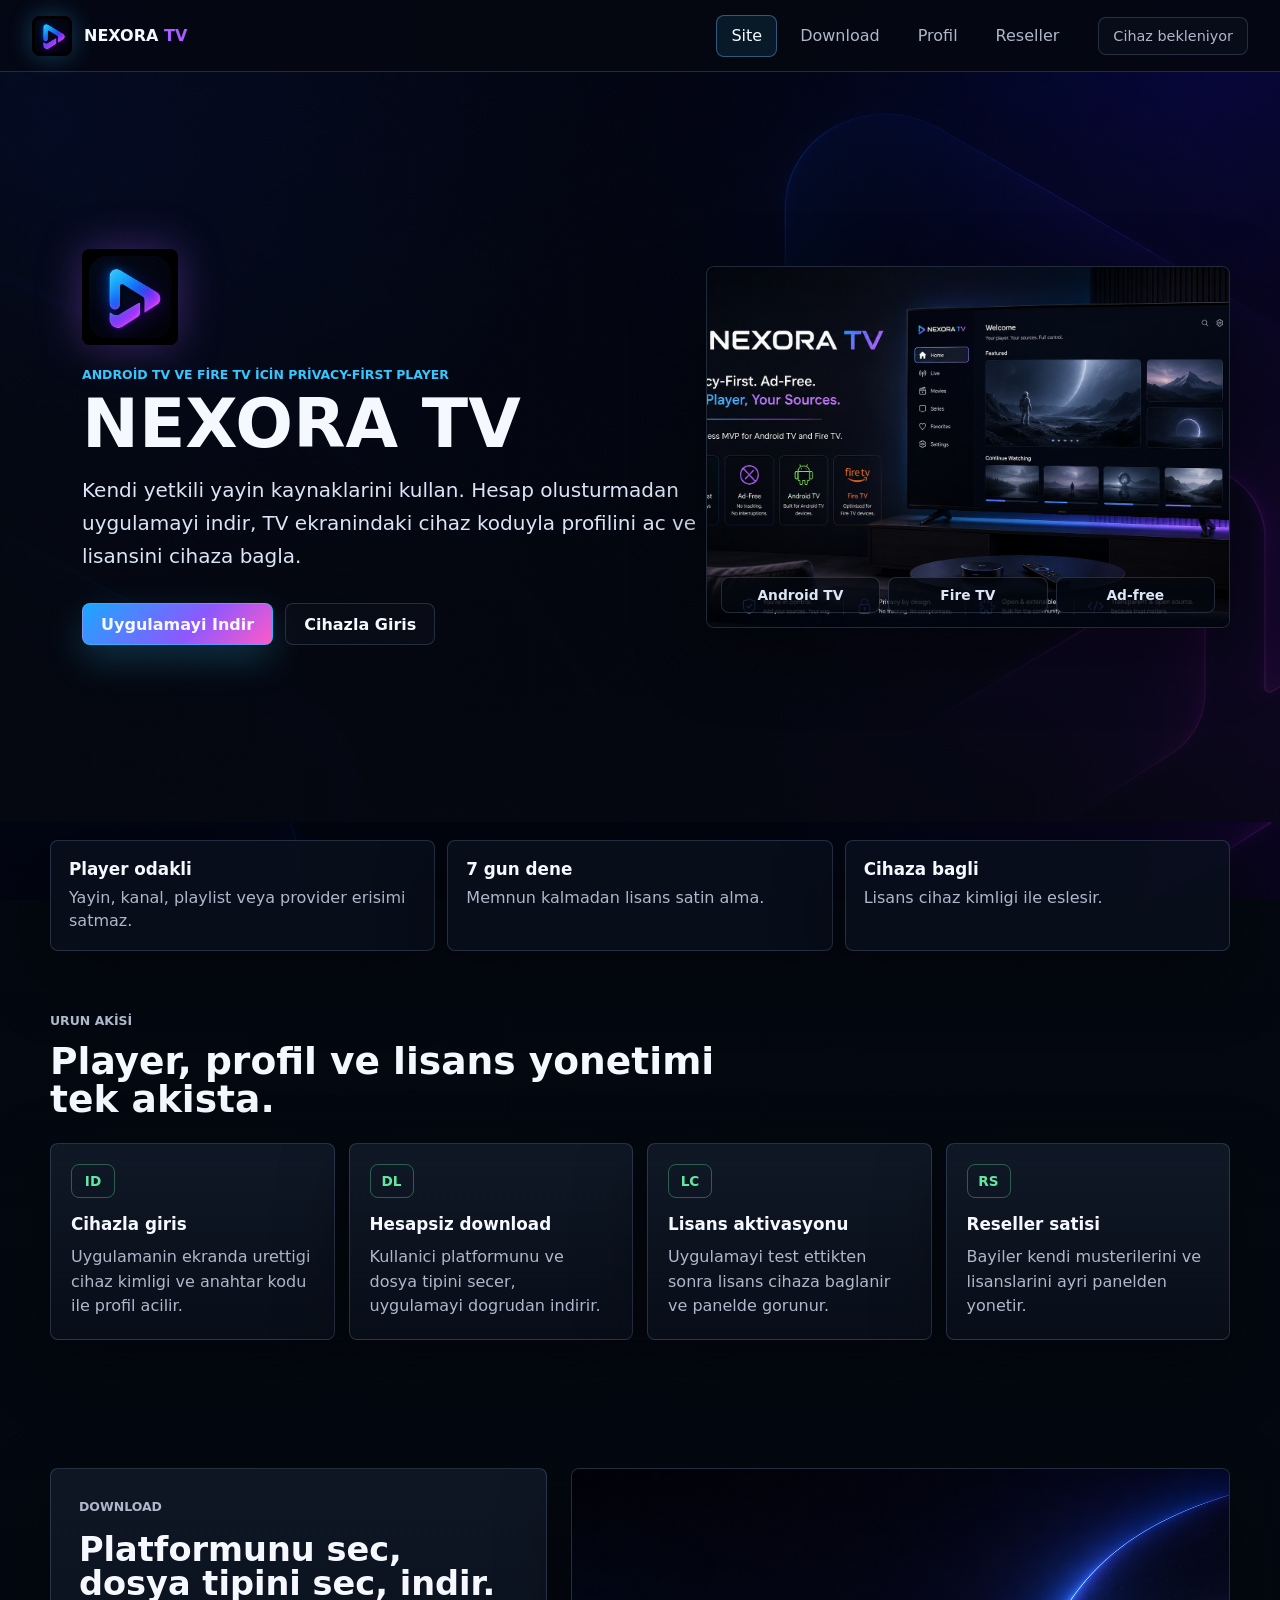
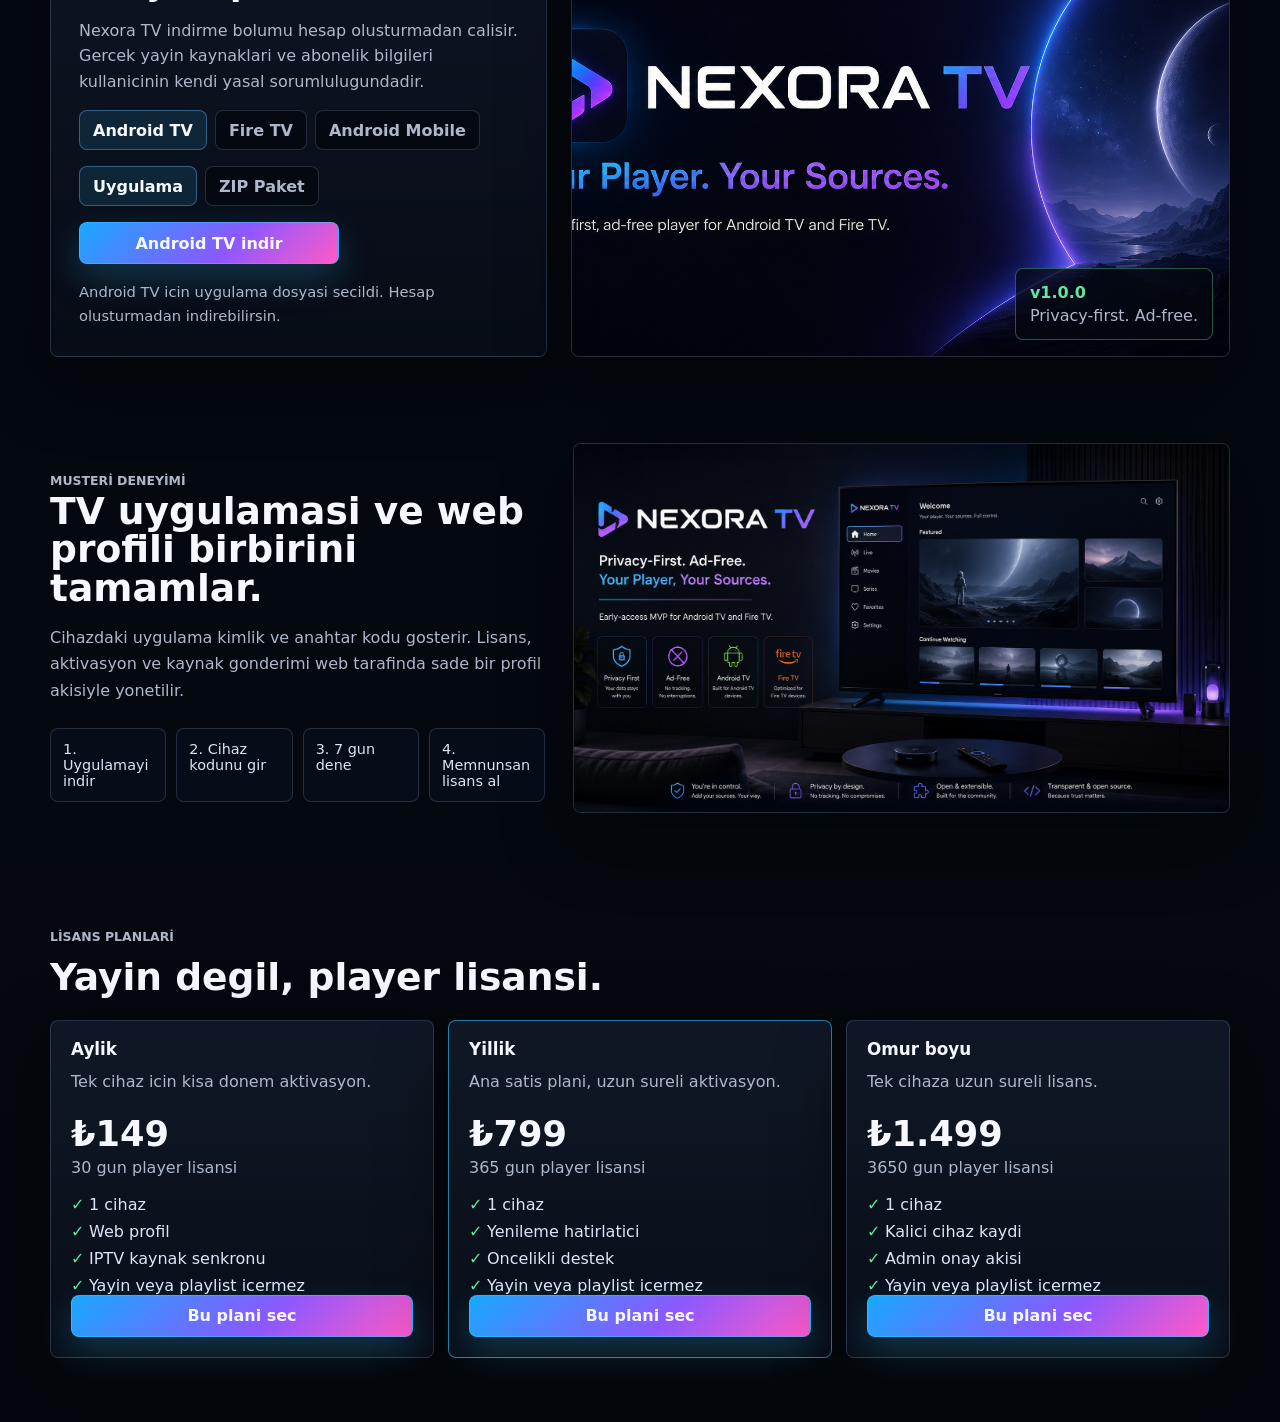
<file: index.html>
<!doctype html>
<html lang="tr">
  <head>
    <meta charset="utf-8" />
    <meta name="viewport" content="width=device-width, initial-scale=1" />
    <title>Nexora TV | IPTV Player</title>
    <meta
      name="description"
      content="Nexora TV icin cihaz aktivasyonu, lisans yonetimi ve yasal kaynaklarla calisan IPTV player web sitesi."
    />
    <link rel="stylesheet" href="./styles.css" />
  </head>
  <body>
    <header class="topbar">
      <a class="brand" href="#home" data-route="home" aria-label="Nexora TV ana sayfa">
        <img src="./assets/nexora-icon.png" alt="" />
        <span>NEXORA <strong>TV</strong></span>
      </a>

      <nav class="nav" aria-label="Ana gezinme">
        <button class="nav-link is-active" data-route="home">Site</button>
        <button class="nav-link" type="button" data-scroll-target="download">Download</button>
        <button class="nav-link" data-route="profile">Profil</button>
        <a class="nav-link" href="./reseller/">Reseller</a>
      </nav>

      <div class="session-pill" id="sessionPill">Cihaz bekleniyor</div>
    </header>

    <main>
      <section class="view is-visible" id="view-home" aria-labelledby="home-title">
        <div class="hero hero-rich">
          <img class="hero-bg" src="./assets/nexora-bg-mark.png" alt="" />
          <div class="hero-copy">
            <img class="hero-logo" src="./assets/nexora-icon.png" alt="" />
            <p class="eyebrow">Android TV ve Fire TV icin privacy-first player</p>
            <h1 id="home-title">NEXORA TV</h1>
            <p class="hero-lede">Kendi yetkili yayin kaynaklarini kullan. Hesap olusturmadan uygulamayi indir, TV ekranindaki cihaz koduyla profilini ac ve lisansini cihaza bagla.</p>
            <div class="hero-actions">
              <button class="primary-action" data-scroll-target="download">Uygulamayi Indir</button>
              <button class="secondary-action" data-route="profile">Cihazla Giris</button>
            </div>
          </div>

          <div class="hero-product">
            <img src="./assets/nexora-tv-room.png" alt="Nexora TV uygulama arayuzu" />
            <div class="hero-product-bar">
              <span>Android TV</span>
              <span>Fire TV</span>
              <span>Ad-free</span>
            </div>
          </div>
        </div>

        <section class="signal-strip">
          <div>
            <strong>Player odakli</strong>
            <span>Yayin, kanal, playlist veya provider erisimi satmaz.</span>
          </div>
          <div>
            <strong>7 gun dene</strong>
            <span>Memnun kalmadan lisans satin alma.</span>
          </div>
          <div>
            <strong>Cihaza bagli</strong>
            <span>Lisans cihaz kimligi ile eslesir.</span>
          </div>
        </section>

        <section class="site-band site-band-tight">
          <div class="section-heading">
            <p class="eyebrow">Urun akisi</p>
            <h2>Player, profil ve lisans yonetimi tek akista.</h2>
          </div>
          <div class="feature-grid">
            <article class="feature-card">
              <span class="feature-icon">ID</span>
              <h3>Cihazla giris</h3>
              <p>Uygulamanin ekranda urettigi cihaz kimligi ve anahtar kodu ile profil acilir.</p>
            </article>
            <article class="feature-card">
              <span class="feature-icon">DL</span>
              <h3>Hesapsiz download</h3>
              <p>Kullanici platformunu ve dosya tipini secer, uygulamayi dogrudan indirir.</p>
            </article>
            <article class="feature-card">
              <span class="feature-icon">LC</span>
              <h3>Lisans aktivasyonu</h3>
              <p>Uygulamayi test ettikten sonra lisans cihaza baglanir ve panelde gorunur.</p>
            </article>
            <article class="feature-card">
              <span class="feature-icon">RS</span>
              <h3>Reseller satisi</h3>
              <p>Bayiler kendi musterilerini ve lisanslarini ayri panelden yonetir.</p>
            </article>
          </div>
        </section>

        <section class="download-band" id="download">
          <div class="download-copy">
            <p class="eyebrow">Download</p>
            <h2>Platformunu sec, dosya tipini sec, indir.</h2>
            <p>Nexora TV indirme bolumu hesap olusturmadan calisir. Gercek yayin kaynaklari ve abonelik bilgileri kullanicinin kendi yasal sorumlulugundadir.</p>

            <div class="segmented-group" aria-label="Platform secimi">
              <button class="segment is-active" data-download-platform="android-tv">Android TV</button>
              <button class="segment" data-download-platform="fire-tv">Fire TV</button>
              <button class="segment" data-download-platform="android-mobile">Android Mobile</button>
            </div>

            <div class="segmented-group" aria-label="Dosya tipi secimi">
              <button class="segment is-active" data-download-kind="app">Uygulama</button>
              <button class="segment" data-download-kind="zip">ZIP Paket</button>
            </div>

            <a class="primary-action download-action" id="downloadBtn" href="./dl/nexoratvplayer-android-tv.apk" download>Download</a>
            <p class="download-meta" id="downloadMeta">Android TV icin APK uygulama dosyasi secildi.</p>
          </div>
          <div class="download-art">
            <img src="./assets/nexora-hero-space.png" alt="Nexora TV marka sahnesi" />
            <div class="download-floating">
              <strong>v1.0.0</strong>
              <span>Privacy-first. Ad-free.</span>
            </div>
          </div>
        </section>

        <section class="split-band">
          <div class="split-copy">
            <p class="eyebrow">Musteri deneyimi</p>
            <h2>TV uygulamasi ve web profili birbirini tamamlar.</h2>
            <p>Cihazdaki uygulama kimlik ve anahtar kodu gosterir. Lisans, aktivasyon ve kaynak gonderimi web tarafinda sade bir profil akisiyle yonetilir.</p>
            <div class="mini-steps">
              <span>1. Uygulamayi indir</span>
              <span>2. Cihaz kodunu gir</span>
              <span>3. 7 gun dene</span>
              <span>4. Memnunsan lisans al</span>
            </div>
          </div>
          <div class="media-panel">
            <img src="./assets/nexora-tv-room.png" alt="Nexora TV uygulama gorseli" />
          </div>
        </section>

        <section class="pricing-band">
          <div class="section-heading">
            <p class="eyebrow">Lisans planlari</p>
            <h2>Yayin degil, player lisansi.</h2>
          </div>
          <div class="pricing-grid" id="pricingGrid"></div>
        </section>
      </section>

      <section class="view" id="view-profile" aria-labelledby="profile-title">
        <section class="profile-gate" id="profileGate">
          <form class="surface profile-gate-card" id="deviceLoginForm">
            <div class="surface-heading">
              <p class="eyebrow">Kullanici profili</p>
              <h1 id="profile-title">Cihazla giris</h1>
              <p>Uygulamanin TV ekraninda verdigi cihaz kimligi ve anahtar kodunu gir.</p>
            </div>
            <label>
              <span>Cihaz kimligi</span>
              <input id="deviceIdInput" name="deviceId" autocomplete="off" placeholder="NXTV-8F42-A9C1" required />
            </label>
            <label>
              <span>Anahtar kodu</span>
              <input id="deviceKeyInput" name="deviceKey" autocomplete="one-time-code" placeholder="4219-77AB" required />
            </label>
            <button class="primary-action full" type="submit">Giris yap</button>
            <div class="demo-box">
              <strong>Demo cihaz</strong>
              <button type="button" class="text-button" id="fillDemoDevice">NXTV-8F42-A9C1 / 4219-77AB</button>
            </div>
          </form>
        </section>

        <div class="profile-content" id="profileContent" hidden>
          <div class="panel-hero">
            <div>
              <p class="eyebrow">Kullanici profili</p>
              <h1>Cihazini yonet ve uygulamani aktiflestir.</h1>
            </div>
            <button class="secondary-action" id="resetDemoBtn">Demo veriyi sifirla</button>
          </div>

          <section class="surface profile-summary">
            <div class="surface-heading">
              <h2>Profil ozeti</h2>
              <p id="profileIntro">Giris yaptiktan sonra lisans, cihaz ve IPTV kaynaklari burada gorunur.</p>
            </div>
            <div class="status-stack" id="profileStatus"></div>
          </section>

          <div class="workspace-grid two">
            <section class="surface" id="purchaseSurface">
              <form id="purchaseForm">
                <div class="surface-heading">
                  <h2>Lisans satin al</h2>
                  <p>Odeme entegrasyonu baglandiginda bu adim gercek tahsilata donusur.</p>
                </div>
                <div class="legal-notice">
                  <strong>Yasal bilgilendirme</strong>
                  <p>Nexora TV yalnizca medya oynatici uygulama lisansi sunar; TV kanali, yayin, IPTV aboneligi, playlist, icerik veya provider erisimi satmaz, saglamaz ya da barindirmaz. Satin alma oncesinde uygulamayi 7 gun test etmenizi oneririz. Uygulama beklentinizi karsilamiyorsa lisans satin almayin. Kullandiginiz tum kaynaklar icin gerekli yasal hak ve izinlere sahip olmak sizin sorumlulugunuzdadir. Yurutlukteki tuketici haklari ve odeme/mesafeli satis kosullari saklidir.</p>
                  <label class="check-row">
                    <input id="legalAcceptInput" type="checkbox" required />
                    <span>Okudum, anladim ve kabul ediyorum.</span>
                  </label>
                </div>
                <label>
                  <span>Plan</span>
                  <select id="planSelect"></select>
                </label>
                <label>
                  <span>Reseller kodu</span>
                  <input id="resellerCodeInput" placeholder="Istege bagli" />
                </label>
                <button class="primary-action full" type="submit">Lisans olustur ve aktive et</button>
              </form>
            </section>

            <form class="surface" id="iptvForm">
              <div class="surface-heading">
                <h2>IPTV hesap bilgisi gonder</h2>
                <p>Kullanicinin kendi yasal yayin kaynagi cihazdaki uygulamaya aktarilir.</p>
              </div>
              <label>
                <span>Kaynak adi</span>
                <input id="sourceNameInput" placeholder="Ev aboneligim" required />
              </label>
              <label>
                <span>Portal veya M3U URL</span>
                <input id="sourceUrlInput" type="url" placeholder="https://..." required />
              </label>
              <div class="form-row">
                <label>
                  <span>Kullanici adi</span>
                  <input id="sourceUserInput" autocomplete="username" required />
                </label>
                <label>
                  <span>Sifre</span>
                  <input id="sourcePassInput" type="password" autocomplete="current-password" required />
                </label>
              </div>
              <button class="primary-action full" type="submit">Uygulamaya gonder</button>
            </form>
          </div>

          <section class="surface">
            <div class="surface-heading row-heading">
              <div>
                <h2>Cihaz ve lisans kayitlari</h2>
                <p>Bu bolum kullanici tarafindan gorulen aktif kayitlari gosterir.</p>
              </div>
              <button class="secondary-action compact" id="syncDeviceBtn">Senkronize et</button>
            </div>
            <div class="table-wrap">
              <table>
                <thead>
                  <tr>
                    <th>Cihaz</th>
                    <th>Platform</th>
                    <th>Lisans</th>
                    <th>Bitis</th>
                    <th>Son senkron</th>
                  </tr>
                </thead>
                <tbody id="deviceTableBody"></tbody>
              </table>
            </div>
          </section>
        </div>
      </section>
    </main>

    <div class="route-loader" id="pageLoader" aria-hidden="true">
      <div class="loader-mark"></div>
      <span>Yukleniyor</span>
    </div>
    <div class="toast" id="toast" role="status" aria-live="polite"></div>

    <script src="./app.js"></script>
  </body>
</html>
</file>
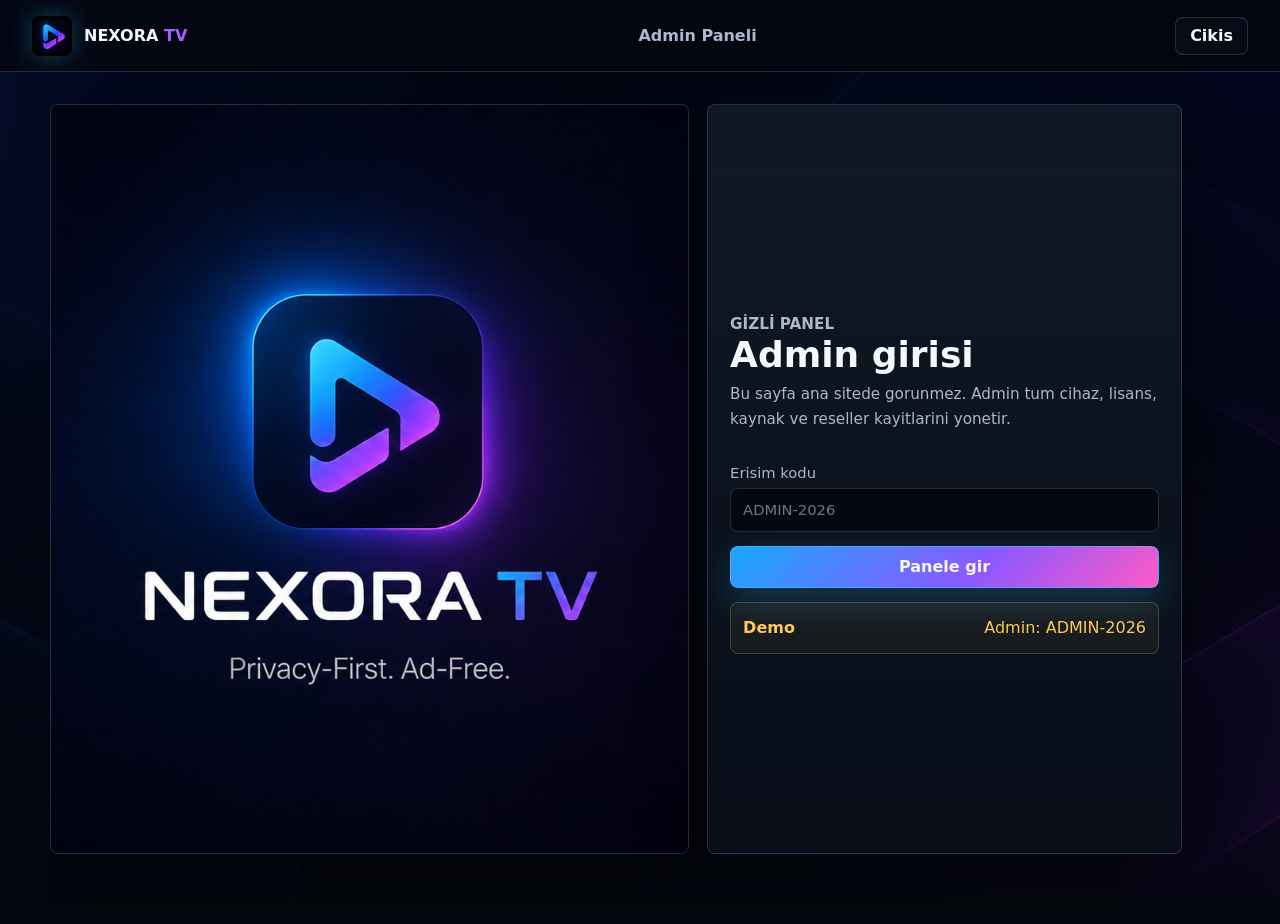
<file: panel/index.html>
<!doctype html>
<html lang="tr">
  <head>
    <meta charset="utf-8" />
    <meta name="viewport" content="width=device-width, initial-scale=1" />
    <title>Nexora TV Panel</title>
    <meta name="robots" content="noindex,nofollow" />
    <link rel="stylesheet" href="../styles.css" />
    <link rel="stylesheet" href="./panel.css" />
  </head>
  <body class="panel-body" data-panel-mode="admin">
    <header class="topbar panel-topbar">
      <a class="brand" href="../index.html" aria-label="Nexora TV ana sayfa">
        <img src="../assets/nexora-icon.png" alt="" />
        <span>NEXORA <strong>TV</strong></span>
      </a>
      <div class="panel-title">Admin Paneli</div>
      <button class="secondary-action compact" id="logoutBtn" hidden>Cikis</button>
    </header>

    <main class="panel-shell">
      <section class="login-layout" id="loginView">
        <div class="login-visual">
          <img src="../assets/nexora-brand-card.png" alt="" />
        </div>
        <form class="surface login-card" id="panelLoginForm">
          <div class="surface-heading">
            <p class="eyebrow">Gizli panel</p>
            <h1>Admin girisi</h1>
            <p>Bu sayfa ana sitede gorunmez. Admin tum cihaz, lisans, kaynak ve reseller kayitlarini yonetir.</p>
          </div>
          <label>
            <span>Erisim kodu</span>
            <input id="accessCodeInput" placeholder="ADMIN-2026" autocomplete="one-time-code" required />
          </label>
          <button class="primary-action full" type="submit">Panele gir</button>
          <div class="demo-box">
            <strong>Demo</strong>
            <span>Admin: ADMIN-2026</span>
          </div>
        </form>
      </section>

      <section class="panel-view" id="panelView" hidden>
        <div class="panel-hero compact-hero panel-header">
          <div>
            <p class="eyebrow" id="roleEyebrow">Panel</p>
            <h1 id="panelHeading">Kayitlari yonet</h1>
          </div>
          <div class="session-pill strong" id="scopePill">Yetki bekleniyor</div>
        </div>

        <div class="stats-grid" id="panelStats"></div>

        <section class="surface">
          <div class="surface-heading row-heading">
            <div>
              <h2>Hizli lisans islemi</h2>
              <p id="licenseFormHelp">Cihaz kimligi girerek lisans olustur.</p>
            </div>
            <button class="secondary-action compact" id="resetPanelDemoBtn" type="button">Demo veriyi sifirla</button>
          </div>
          <form class="panel-form-grid" id="licenseCreateForm">
            <label>
              <span>Cihaz kimligi</span>
              <input id="panelDeviceId" placeholder="NXTV-..." required />
            </label>
            <label>
              <span>Anahtar kodu</span>
              <input id="panelDeviceKey" placeholder="Yeni cihaz icin" />
            </label>
            <label>
              <span>Platform</span>
              <select id="panelPlatform">
                <option>Android TV</option>
                <option>Fire TV</option>
                <option>Musteri cihazi</option>
              </select>
            </label>
            <label>
              <span>Plan</span>
              <select id="panelPlan"></select>
            </label>
            <button class="primary-action full" type="submit">Lisans olustur</button>
          </form>
        </section>

        <section class="surface" id="resellerCreateSurface">
          <div class="surface-heading row-heading">
            <div>
              <h2>Reseller olustur</h2>
              <p>Yalnizca admin yeni bayi hesabi ve kontor tanimlayabilir.</p>
            </div>
          </div>
          <form class="panel-form-grid reseller-grid" id="resellerCreateForm">
            <label>
              <span>Reseller adi</span>
              <input id="newResellerName" placeholder="Bayi adi" required />
            </label>
            <label>
              <span>Reseller kodu</span>
              <input id="newResellerCode" placeholder="BAYI50" required />
            </label>
            <label>
              <span>Kontor</span>
              <input id="newResellerCredits" type="number" min="0" value="10" required />
            </label>
            <button class="primary-action full" type="submit">Reseller ekle</button>
          </form>
        </section>

        <section class="surface">
          <div class="surface-heading row-heading">
            <div>
              <h2>Kayitlar</h2>
              <p id="tableHelp">Yetkine gore goruntulenebilen kayitlar listelenir.</p>
            </div>
            <input class="search-input" id="panelSearch" placeholder="Cihaz, lisans, reseller ara" />
          </div>

          <div class="admin-tabs" role="tablist" aria-label="Panel sekmeleri">
            <button class="admin-tab is-active" data-panel-tab="devices">Cihazlar</button>
            <button class="admin-tab" data-panel-tab="licenses">Lisanslar</button>
            <button class="admin-tab" data-panel-tab="sources">IPTV kaynaklari</button>
            <button class="admin-tab admin-only" data-panel-tab="resellers">Resellerler</button>
          </div>

          <div class="table-wrap">
            <table>
              <thead id="panelTableHead"></thead>
              <tbody id="panelTableBody"></tbody>
            </table>
          </div>
        </section>
      </section>
    </main>

    <div class="toast" id="panelToast" role="status" aria-live="polite"></div>
    <script src="./panel.js"></script>
  </body>
</html>
</file>
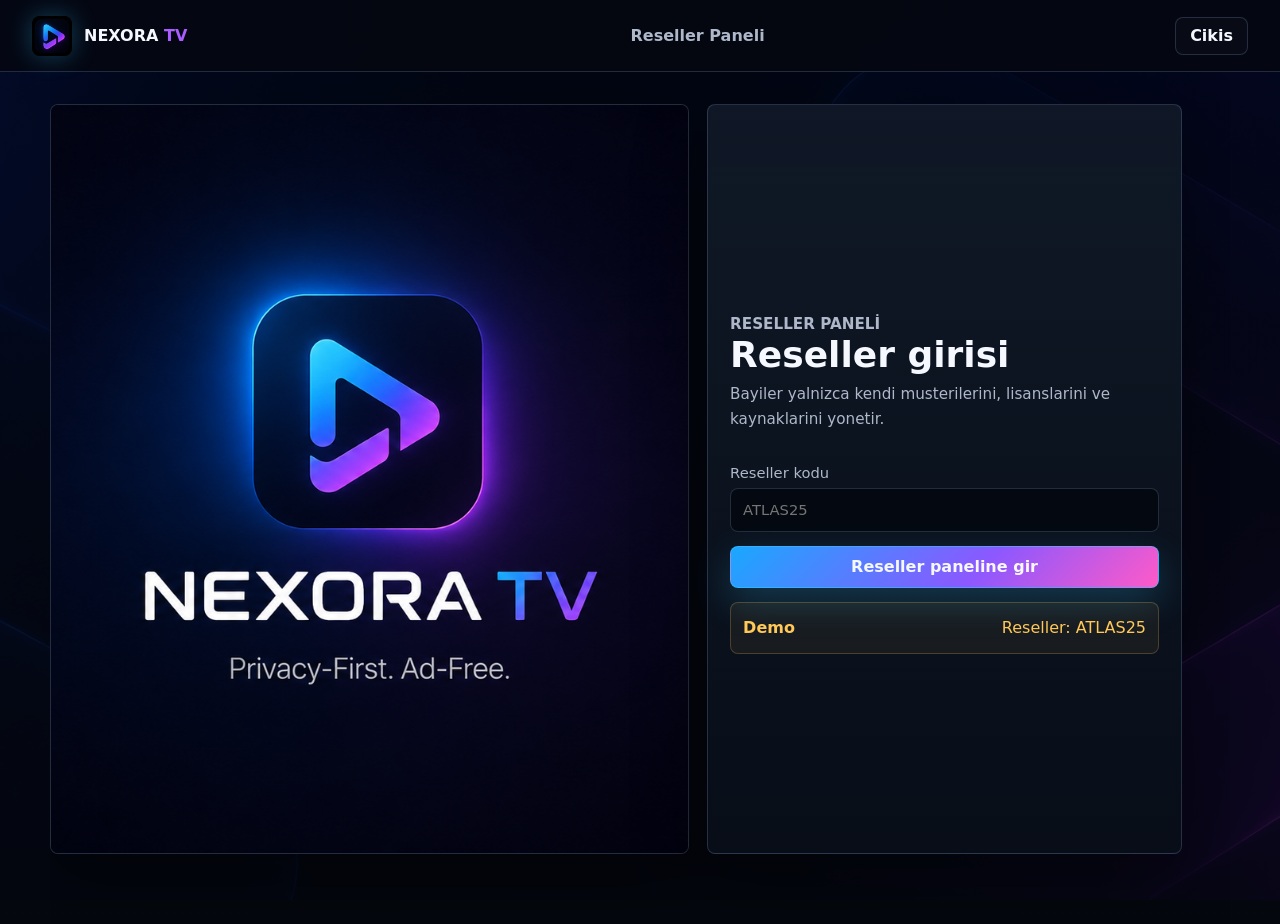
<file: reseller/index.html>
<!doctype html>
<html lang="tr">
  <head>
    <meta charset="utf-8" />
    <meta name="viewport" content="width=device-width, initial-scale=1" />
    <title>Nexora TV Reseller Panel</title>
    <meta name="robots" content="noindex,nofollow" />
    <link rel="stylesheet" href="../styles.css" />
    <link rel="stylesheet" href="../panel/panel.css" />
  </head>
  <body class="panel-body" data-panel-mode="reseller">
    <header class="topbar panel-topbar">
      <a class="brand" href="../index.html" aria-label="Nexora TV ana sayfa">
        <img src="../assets/nexora-icon.png" alt="" />
        <span>NEXORA <strong>TV</strong></span>
      </a>
      <div class="panel-title">Reseller Paneli</div>
      <button class="secondary-action compact" id="logoutBtn" hidden>Cikis</button>
    </header>

    <main class="panel-shell">
      <section class="login-layout" id="loginView">
        <div class="login-visual">
          <img src="../assets/nexora-brand-card.png" alt="" />
        </div>
        <form class="surface login-card" id="panelLoginForm">
          <div class="surface-heading">
            <p class="eyebrow">Reseller paneli</p>
            <h1>Reseller girisi</h1>
            <p>Bayiler yalnizca kendi musterilerini, lisanslarini ve kaynaklarini yonetir.</p>
          </div>
          <label>
            <span>Reseller kodu</span>
            <input id="accessCodeInput" placeholder="ATLAS25" autocomplete="one-time-code" required />
          </label>
          <button class="primary-action full" type="submit">Reseller paneline gir</button>
          <div class="demo-box">
            <strong>Demo</strong>
            <span>Reseller: ATLAS25</span>
          </div>
        </form>
      </section>

      <section class="panel-view" id="panelView" hidden>
        <div class="panel-hero compact-hero panel-header">
          <div>
            <p class="eyebrow" id="roleEyebrow">Reseller paneli</p>
            <h1 id="panelHeading">Kendi musterilerini ve lisanslarini yonet.</h1>
          </div>
          <div class="session-pill strong" id="scopePill">Yetki bekleniyor</div>
        </div>

        <div class="stats-grid" id="panelStats"></div>

        <section class="surface">
          <div class="surface-heading row-heading">
            <div>
              <h2>Hizli lisans islemi</h2>
              <p id="licenseFormHelp">Cihaz kimligi girerek lisans olustur.</p>
            </div>
            <button class="secondary-action compact" id="resetPanelDemoBtn" type="button">Demo veriyi sifirla</button>
          </div>
          <form class="panel-form-grid" id="licenseCreateForm">
            <label>
              <span>Cihaz kimligi</span>
              <input id="panelDeviceId" placeholder="NXTV-..." required />
            </label>
            <label>
              <span>Anahtar kodu</span>
              <input id="panelDeviceKey" placeholder="Yeni cihaz icin" />
            </label>
            <label>
              <span>Platform</span>
              <select id="panelPlatform">
                <option>Android TV</option>
                <option>Fire TV</option>
                <option>Musteri cihazi</option>
              </select>
            </label>
            <label>
              <span>Plan</span>
              <select id="panelPlan"></select>
            </label>
            <button class="primary-action full" type="submit">Lisans olustur</button>
          </form>
        </section>

        <section class="surface is-hidden" id="resellerCreateSurface">
          <form id="resellerCreateForm"></form>
        </section>

        <section class="surface">
          <div class="surface-heading row-heading">
            <div>
              <h2>Kayitlar</h2>
              <p id="tableHelp">Sadece bu reseller hesabina ait kayitlar listelenir.</p>
            </div>
            <input class="search-input" id="panelSearch" placeholder="Cihaz veya lisans ara" />
          </div>

          <div class="admin-tabs" role="tablist" aria-label="Reseller sekmeleri">
            <button class="admin-tab is-active" data-panel-tab="devices">Cihazlar</button>
            <button class="admin-tab" data-panel-tab="licenses">Lisanslar</button>
            <button class="admin-tab" data-panel-tab="sources">IPTV kaynaklari</button>
          </div>

          <div class="table-wrap">
            <table>
              <thead id="panelTableHead"></thead>
              <tbody id="panelTableBody"></tbody>
            </table>
          </div>
        </section>
      </section>
    </main>

    <div class="toast" id="panelToast" role="status" aria-live="polite"></div>
    <script src="../panel/panel.js"></script>
  </body>
</html>
</file>
<file: styles.css>
:root {
  --bg: #050810;
  --bg-2: #09101d;
  --surface: rgba(12, 18, 32, 0.88);
  --surface-strong: #101927;
  --line: rgba(173, 204, 255, 0.18);
  --line-strong: rgba(99, 176, 255, 0.42);
  --text: #f6f8ff;
  --muted: #aeb8ca;
  --soft: #dce5f7;
  --cyan: #36c7ff;
  --violet: #a95cff;
  --mint: #63e6a2;
  --amber: #ffc857;
  --red: #ff6b7c;
  --shadow: 0 24px 70px rgba(0, 0, 0, 0.42);
  color-scheme: dark;
}

* {
  box-sizing: border-box;
}

html {
  scroll-behavior: smooth;
}

body {
  margin: 0;
  min-width: 320px;
  background:
    linear-gradient(180deg, rgba(3, 8, 18, 0.98), rgba(4, 8, 14, 0.94)),
    var(--bg);
  color: var(--text);
  font-family:
    Inter, ui-sans-serif, system-ui, -apple-system, BlinkMacSystemFont, "Segoe UI",
    sans-serif;
}

body::before {
  position: fixed;
  inset: 0;
  z-index: -2;
  background-image: url("./assets/nexora-bg-mark.png");
  background-position: center top;
  background-size: cover;
  opacity: 0.28;
  content: "";
}

button,
input,
select {
  font: inherit;
}

button {
  cursor: pointer;
}

img {
  display: block;
  max-width: 100%;
}

.topbar {
  position: sticky;
  top: 0;
  z-index: 20;
  display: grid;
  grid-template-columns: auto 1fr auto;
  gap: 24px;
  align-items: center;
  min-height: 72px;
  padding: 14px 32px;
  border-bottom: 1px solid var(--line);
  background: rgba(5, 8, 16, 0.82);
  backdrop-filter: blur(18px);
}

.brand {
  display: inline-flex;
  gap: 12px;
  align-items: center;
  min-width: 188px;
  color: var(--text);
  font-weight: 800;
  text-decoration: none;
}

.brand img {
  width: 40px;
  height: 40px;
  border-radius: 8px;
  box-shadow: 0 0 24px rgba(54, 199, 255, 0.3);
}

.brand strong {
  color: var(--violet);
}

.nav,
.admin-tabs {
  display: flex;
  gap: 8px;
  justify-content: flex-end;
}

.nav-link,
.admin-tab,
.secondary-action,
.primary-action,
.text-button {
  min-height: 42px;
  border-radius: 8px;
  border: 1px solid transparent;
  color: var(--text);
}

.nav-link,
.admin-tab {
  display: inline-flex;
  align-items: center;
  justify-content: center;
  padding: 0 14px;
  background: transparent;
  color: var(--muted);
  text-decoration: none;
}

.nav-link:hover,
.admin-tab:hover {
  border-color: var(--line);
  color: var(--text);
}

.nav-link.is-active,
.admin-tab.is-active {
  border-color: var(--line-strong);
  background: rgba(54, 199, 255, 0.1);
  color: var(--text);
}

.session-pill {
  display: inline-flex;
  align-items: center;
  justify-content: center;
  min-height: 38px;
  padding: 0 14px;
  border: 1px solid var(--line);
  border-radius: 8px;
  background: rgba(9, 16, 29, 0.72);
  color: var(--muted);
  font-size: 0.9rem;
  white-space: nowrap;
}

.session-pill.strong {
  border-color: rgba(99, 230, 162, 0.35);
  color: var(--mint);
}

main {
  overflow: hidden;
}

.view {
  display: none;
}

.view.is-visible {
  display: block;
}

.hero {
  position: relative;
  display: grid;
  align-items: center;
  min-height: max(520px, calc(100svh - 150px));
  padding: 56px 32px;
  isolation: isolate;
}

.hero-rich {
  grid-template-columns: minmax(0, 0.9fr) minmax(360px, 0.74fr);
  gap: 36px;
  padding-right: max(32px, calc((100vw - 1180px) / 2));
}

.hero-bg {
  position: absolute;
  inset: 0;
  z-index: -2;
  width: 100%;
  height: 100%;
  object-fit: cover;
  object-position: center;
}

.hero::after {
  position: absolute;
  inset: 0;
  z-index: -1;
  background:
    linear-gradient(90deg, rgba(5, 8, 16, 0.86), rgba(5, 8, 16, 0.48), rgba(5, 8, 16, 0.32)),
    linear-gradient(180deg, rgba(5, 8, 16, 0.16), rgba(5, 8, 16, 0.82));
  content: "";
}

.hero-copy {
  width: min(700px, 100%);
  margin-left: max(24px, calc((100vw - 1180px) / 2));
}

.hero-product {
  position: relative;
  overflow: hidden;
  align-self: center;
  border: 1px solid var(--line);
  border-radius: 8px;
  background: rgba(3, 7, 14, 0.75);
  box-shadow: var(--shadow);
}

.hero-product img {
  width: 100%;
  min-height: 360px;
  object-fit: cover;
}

.hero-product-bar {
  position: absolute;
  right: 14px;
  bottom: 14px;
  left: 14px;
  display: grid;
  grid-template-columns: repeat(3, 1fr);
  gap: 8px;
}

.hero-product-bar span {
  min-height: 36px;
  padding: 9px;
  border: 1px solid var(--line);
  border-radius: 8px;
  background: rgba(5, 8, 16, 0.78);
  color: var(--soft);
  font-size: 0.86rem;
  font-weight: 750;
  text-align: center;
}

.hero-logo {
  width: 96px;
  height: 96px;
  margin-bottom: 22px;
  border-radius: 8px;
  box-shadow: 0 0 44px rgba(169, 92, 255, 0.35);
}

.eyebrow {
  margin: 0 0 10px;
  color: var(--cyan);
  font-size: 0.78rem;
  font-weight: 800;
  text-transform: uppercase;
}

h1,
h2,
h3,
p {
  letter-spacing: 0;
}

h1,
h2,
h3 {
  margin: 0;
  line-height: 1.02;
}

.hero h1 {
  font-size: 4.25rem;
  line-height: 0.95;
}

.hero-lede {
  max-width: 620px;
  margin: 18px 0 0;
  color: var(--soft);
  font-size: 1.25rem;
  line-height: 1.65;
}

.hero-actions {
  display: flex;
  flex-wrap: wrap;
  gap: 12px;
  margin-top: 30px;
}

.primary-action,
.secondary-action {
  display: inline-flex;
  align-items: center;
  justify-content: center;
  gap: 8px;
  padding: 0 18px;
  font-weight: 750;
  text-decoration: none;
}

.primary-action {
  border-color: rgba(54, 199, 255, 0.55);
  background: linear-gradient(135deg, #19a8ff, #8c58ff 58%, #ff5ac8);
  box-shadow: 0 14px 36px rgba(54, 199, 255, 0.22);
}

.primary-action:hover {
  filter: brightness(1.08);
}

.secondary-action {
  border-color: var(--line);
  background: rgba(10, 15, 27, 0.7);
}

.secondary-action:hover {
  border-color: var(--line-strong);
  background: rgba(54, 199, 255, 0.08);
}

.secondary-action.compact {
  min-height: 38px;
  padding: 0 14px;
}

.primary-action.full,
.secondary-action.full {
  width: 100%;
}

.site-band,
.pricing-band,
.split-band,
.panel-hero,
.workspace-grid,
.stats-grid,
.surface,
.signal-strip,
.download-band,
.profile-gate {
  width: min(1180px, calc(100% - 48px));
  margin-inline: auto;
}

.signal-strip {
  display: grid;
  grid-template-columns: repeat(3, minmax(0, 1fr));
  gap: 12px;
  padding: 18px 0 4px;
}

.signal-strip div {
  min-height: 84px;
  padding: 18px;
  border: 1px solid var(--line);
  border-radius: 8px;
  background: rgba(10, 16, 29, 0.76);
  box-shadow: var(--shadow);
}

.signal-strip strong,
.signal-strip span {
  display: block;
}

.signal-strip strong {
  color: var(--text);
  font-size: 1.05rem;
}

.signal-strip span {
  margin-top: 7px;
  color: var(--muted);
  line-height: 1.45;
}

.site-band,
.pricing-band {
  padding: 64px 0;
}

.site-band-tight {
  padding-top: 56px;
}

.section-heading {
  max-width: 720px;
  margin-bottom: 24px;
}

.section-heading h2,
.split-copy h2,
.panel-hero h1 {
  font-size: 2.35rem;
}

.section-heading p,
.split-copy p,
.surface-heading p,
.profile-summary p {
  color: var(--muted);
  line-height: 1.65;
}

.feature-grid,
.pricing-grid,
.stats-grid {
  display: grid;
  gap: 14px;
}

.feature-grid {
  grid-template-columns: repeat(4, minmax(0, 1fr));
}

.feature-card,
.pricing-card,
.stat-card,
.surface {
  border: 1px solid var(--line);
  border-radius: 8px;
  background:
    linear-gradient(180deg, rgba(16, 25, 39, 0.9), rgba(8, 13, 24, 0.88)),
    var(--surface);
  box-shadow: var(--shadow);
}

.feature-card,
.pricing-card,
.stat-card {
  padding: 20px;
}

.feature-icon {
  display: inline-flex;
  align-items: center;
  justify-content: center;
  width: 44px;
  height: 34px;
  margin-bottom: 18px;
  border: 1px solid rgba(99, 230, 162, 0.35);
  border-radius: 8px;
  color: var(--mint);
  font-size: 0.85rem;
  font-weight: 900;
}

.feature-card h3,
.pricing-card h3 {
  font-size: 1.05rem;
}

.feature-card p,
.pricing-card p {
  margin: 12px 0 0;
  color: var(--muted);
  line-height: 1.55;
}

.split-band {
  display: grid;
  grid-template-columns: minmax(0, 0.86fr) minmax(0, 1.14fr);
  gap: 28px;
  align-items: center;
  padding: 50px 0;
}

.split-copy p {
  max-width: 580px;
  margin: 18px 0 0;
}

.mini-steps {
  display: grid;
  grid-template-columns: repeat(4, minmax(0, 1fr));
  gap: 10px;
  margin-top: 24px;
}

.mini-steps span {
  min-height: 46px;
  padding: 12px;
  border: 1px solid var(--line);
  border-radius: 8px;
  background: rgba(9, 16, 29, 0.7);
  color: var(--soft);
  font-size: 0.9rem;
}

.media-panel {
  overflow: hidden;
  border: 1px solid var(--line);
  border-radius: 8px;
  background: #060a13;
  box-shadow: var(--shadow);
}

.media-panel img {
  width: 100%;
  height: 100%;
  min-height: 360px;
  object-fit: cover;
}

.pricing-grid {
  grid-template-columns: repeat(3, minmax(0, 1fr));
}

.download-band {
  display: grid;
  grid-template-columns: minmax(0, 0.86fr) minmax(0, 1.14fr);
  gap: 24px;
  align-items: stretch;
  padding: 64px 0 36px;
}

.download-copy {
  display: grid;
  align-content: center;
  gap: 16px;
  padding: 28px;
  border: 1px solid var(--line);
  border-radius: 8px;
  background: linear-gradient(180deg, rgba(16, 25, 39, 0.9), rgba(8, 13, 24, 0.88));
  box-shadow: var(--shadow);
}

.download-copy h2 {
  font-size: 2.1rem;
}

.download-copy p {
  margin: 0;
  color: var(--muted);
  line-height: 1.6;
}

.segmented-group {
  display: flex;
  flex-wrap: wrap;
  gap: 8px;
}

.segment {
  min-height: 40px;
  padding: 0 13px;
  border: 1px solid var(--line);
  border-radius: 8px;
  background: rgba(3, 7, 14, 0.72);
  color: var(--muted);
  font-weight: 750;
}

.segment.is-active {
  border-color: var(--line-strong);
  background: rgba(54, 199, 255, 0.12);
  color: var(--text);
}

.download-action {
  width: min(260px, 100%);
}

.download-meta {
  font-size: 0.92rem;
}

.download-art {
  position: relative;
  overflow: hidden;
  min-height: 390px;
  border: 1px solid var(--line);
  border-radius: 8px;
  background: #060a13;
  box-shadow: var(--shadow);
}

.download-art img {
  width: 100%;
  height: 100%;
  min-height: 390px;
  object-fit: cover;
}

.download-floating {
  position: absolute;
  right: 16px;
  bottom: 16px;
  min-width: 180px;
  padding: 14px;
  border: 1px solid rgba(99, 230, 162, 0.36);
  border-radius: 8px;
  background: rgba(4, 8, 16, 0.78);
}

.download-floating strong,
.download-floating span {
  display: block;
}

.download-floating strong {
  color: var(--mint);
}

.download-floating span {
  margin-top: 4px;
  color: var(--muted);
}

.pricing-card {
  position: relative;
}

.pricing-card.is-featured {
  border-color: rgba(54, 199, 255, 0.6);
}

.price {
  margin: 18px 0 4px;
  font-size: 2.2rem;
  font-weight: 900;
}

.plan-meta {
  color: var(--muted);
}

.plan-list {
  display: grid;
  gap: 8px;
  margin: 18px 0 0;
  padding: 0;
  list-style: none;
  color: var(--soft);
}

.plan-list li {
  padding-left: 18px;
  position: relative;
}

.plan-list li::before {
  position: absolute;
  left: 0;
  color: var(--mint);
  content: "✓";
}

.panel-hero {
  display: flex;
  gap: 20px;
  align-items: flex-end;
  justify-content: space-between;
  padding: 54px 0 22px;
}

.panel-hero.compact-hero {
  padding-top: 44px;
}

.workspace-grid {
  display: grid;
  grid-template-columns: minmax(320px, 0.7fr) minmax(360px, 1.3fr);
  gap: 16px;
  margin-bottom: 16px;
}

.workspace-grid.two {
  grid-template-columns: repeat(2, minmax(0, 1fr));
}

.profile-gate {
  display: grid;
  place-items: center;
  min-height: calc(100svh - 104px);
  padding: 42px 0;
}

.profile-gate-card {
  width: min(520px, 100%);
  margin-bottom: 0;
}

.profile-gate-card h1 {
  font-size: 2.15rem;
}

.profile-gate[hidden],
.profile-content[hidden],
#purchaseSurface[hidden] {
  display: none;
}

.surface {
  padding: 22px;
  margin-bottom: 16px;
}

.surface-heading {
  margin-bottom: 18px;
}

.surface-heading h2 {
  font-size: 1.24rem;
}

.surface-heading p {
  margin: 8px 0 0;
  font-size: 0.95rem;
}

.row-heading {
  display: flex;
  gap: 16px;
  align-items: center;
  justify-content: space-between;
}

form {
  display: grid;
  gap: 14px;
}

label {
  display: grid;
  gap: 7px;
  color: var(--muted);
  font-size: 0.92rem;
}

input,
select {
  width: 100%;
  min-height: 44px;
  border: 1px solid var(--line);
  border-radius: 8px;
  background: rgba(3, 7, 14, 0.76);
  color: var(--text);
  outline: none;
  padding: 0 12px;
}

input:focus,
select:focus {
  border-color: var(--cyan);
  box-shadow: 0 0 0 3px rgba(54, 199, 255, 0.14);
}

.form-row {
  display: grid;
  grid-template-columns: repeat(2, minmax(0, 1fr));
  gap: 12px;
}

.demo-box {
  display: flex;
  gap: 10px;
  align-items: center;
  justify-content: space-between;
  min-height: 52px;
  padding: 10px 12px;
  border: 1px solid rgba(255, 200, 87, 0.22);
  border-radius: 8px;
  background: rgba(255, 200, 87, 0.06);
  color: var(--amber);
}

.legal-notice {
  display: grid;
  gap: 10px;
  padding: 14px;
  border: 1px solid rgba(255, 200, 87, 0.3);
  border-radius: 8px;
  background: rgba(255, 200, 87, 0.06);
}

.legal-notice strong {
  color: var(--amber);
}

.legal-notice p {
  margin: 0;
  color: var(--soft);
  font-size: 0.93rem;
  line-height: 1.55;
}

.check-row {
  display: flex;
  grid-template-columns: none;
  gap: 10px;
  align-items: flex-start;
  color: var(--text);
}

.check-row input {
  width: 18px;
  min-height: 18px;
  margin-top: 2px;
  accent-color: var(--cyan);
}

.text-button {
  min-height: 34px;
  padding: 0 10px;
  border-color: rgba(255, 200, 87, 0.28);
  background: rgba(255, 200, 87, 0.08);
}

.status-stack,
.activity-list {
  display: grid;
  gap: 10px;
}

.status-row,
.activity-row {
  display: grid;
  gap: 4px;
  min-height: 66px;
  padding: 12px;
  border: 1px solid var(--line);
  border-radius: 8px;
  background: rgba(4, 8, 16, 0.54);
}

.status-row strong,
.activity-row strong {
  color: var(--text);
}

.status-row span,
.activity-row span {
  color: var(--muted);
  font-size: 0.92rem;
}

.status-ok {
  border-color: rgba(99, 230, 162, 0.36);
}

.status-warn {
  border-color: rgba(255, 200, 87, 0.36);
}

.status-danger {
  border-color: rgba(255, 107, 124, 0.38);
}

.table-wrap {
  width: 100%;
  overflow-x: auto;
  border: 1px solid var(--line);
  border-radius: 8px;
}

table {
  width: 100%;
  min-width: 760px;
  border-collapse: collapse;
}

th,
td {
  padding: 14px 12px;
  border-bottom: 1px solid rgba(173, 204, 255, 0.1);
  text-align: left;
  vertical-align: middle;
}

th {
  color: var(--muted);
  font-size: 0.82rem;
  font-weight: 800;
  text-transform: uppercase;
}

td {
  color: var(--soft);
}

tr:last-child td {
  border-bottom: 0;
}

.badge {
  display: inline-flex;
  align-items: center;
  justify-content: center;
  min-height: 28px;
  padding: 0 9px;
  border: 1px solid var(--line);
  border-radius: 8px;
  background: rgba(255, 255, 255, 0.04);
  color: var(--muted);
  font-size: 0.83rem;
  font-weight: 700;
  white-space: nowrap;
}

.badge.ok {
  border-color: rgba(99, 230, 162, 0.32);
  color: var(--mint);
}

.badge.warn {
  border-color: rgba(255, 200, 87, 0.32);
  color: var(--amber);
}

.badge.danger {
  border-color: rgba(255, 107, 124, 0.32);
  color: var(--red);
}

.stats-grid {
  grid-template-columns: repeat(4, minmax(0, 1fr));
  margin-bottom: 16px;
}

.stat-card strong {
  display: block;
  font-size: 2rem;
}

.stat-card span {
  color: var(--muted);
}

.admin-tabs {
  justify-content: flex-start;
  flex-wrap: wrap;
  margin-bottom: 14px;
}

.search-input {
  max-width: 320px;
}

.admin-note {
  margin-top: 16px;
}

.brand-panel img {
  min-height: 280px;
  object-position: center;
}

.toast {
  position: fixed;
  right: 20px;
  bottom: 20px;
  z-index: 40;
  width: min(360px, calc(100% - 40px));
  min-height: 52px;
  padding: 14px 16px;
  border: 1px solid rgba(99, 230, 162, 0.42);
  border-radius: 8px;
  background: rgba(8, 14, 26, 0.94);
  color: var(--text);
  box-shadow: var(--shadow);
  opacity: 0;
  transform: translateY(14px);
  pointer-events: none;
  transition: opacity 160ms ease, transform 160ms ease;
}

.toast.is-visible {
  opacity: 1;
  transform: translateY(0);
}

.route-loader {
  position: fixed;
  inset: 0;
  z-index: 50;
  display: grid;
  gap: 12px;
  place-content: center;
  background: rgba(3, 7, 14, 0.72);
  color: var(--soft);
  opacity: 0;
  pointer-events: none;
  transition: opacity 160ms ease;
  backdrop-filter: blur(10px);
}

.route-loader.is-visible {
  opacity: 1;
  pointer-events: auto;
}

.loader-mark {
  width: 58px;
  height: 58px;
  border: 3px solid rgba(54, 199, 255, 0.2);
  border-top-color: var(--cyan);
  border-right-color: var(--violet);
  border-radius: 50%;
  animation: nexora-spin 780ms linear infinite;
}

.route-loader span {
  text-align: center;
  font-weight: 800;
}

@keyframes nexora-spin {
  to {
    transform: rotate(360deg);
  }
}

@media (max-width: 980px) {
  .topbar {
    grid-template-columns: 1fr;
    gap: 12px;
    padding: 12px 18px;
  }

  .brand {
    min-width: 0;
  }

  .nav {
    justify-content: flex-start;
    overflow-x: auto;
    padding-bottom: 2px;
  }

  .session-pill {
    justify-self: start;
  }

  .hero {
    min-height: max(500px, calc(100svh - 190px));
    padding: 42px 24px;
  }

  .hero-copy {
    margin-left: 0;
  }

  .hero h1 {
    font-size: 3.1rem;
  }

  .hero-lede {
    font-size: 1.08rem;
  }

  .feature-grid,
  .pricing-grid,
  .stats-grid,
  .workspace-grid,
  .workspace-grid.two,
  .split-band,
  .download-band,
  .hero-rich,
  .signal-strip {
    grid-template-columns: 1fr;
  }

  .hero-rich {
    padding-right: 24px;
  }

  .mini-steps {
    grid-template-columns: repeat(2, minmax(0, 1fr));
  }

  .panel-hero,
  .row-heading {
    align-items: flex-start;
    flex-direction: column;
  }

  .search-input {
    max-width: none;
  }
}

@media (max-width: 640px) {
  .site-band,
  .pricing-band,
  .split-band,
  .panel-hero,
  .workspace-grid,
  .stats-grid,
  .surface,
  .signal-strip,
  .download-band,
  .profile-gate {
    width: min(100% - 28px, 1180px);
  }

  .hero {
    padding: 34px 16px;
  }

  .hero-logo {
    width: 74px;
    height: 74px;
  }

  .hero h1 {
    font-size: 2.45rem;
  }

  .section-heading h2,
  .split-copy h2,
  .panel-hero h1 {
    font-size: 1.85rem;
  }

  .hero-actions,
  .form-row,
  .demo-box,
  .segmented-group {
    display: grid;
    grid-template-columns: 1fr;
  }

  .primary-action,
  .secondary-action {
    width: 100%;
  }

  .mini-steps {
    grid-template-columns: 1fr;
  }
}
</file>
<file: panel/panel.css>
.panel-body::before {
  opacity: 0.2;
}

.panel-topbar {
  grid-template-columns: auto 1fr auto;
}

.panel-title {
  justify-self: center;
  color: var(--muted);
  font-weight: 800;
}

.panel-shell {
  width: min(1180px, calc(100% - 48px));
  margin: 0 auto;
  padding: 32px 0 70px;
}

.login-layout {
  display: grid;
  grid-template-columns: minmax(0, 1.1fr) minmax(360px, 0.9fr);
  gap: 18px;
  align-items: stretch;
  min-height: calc(100svh - 150px);
}

.login-visual {
  overflow: hidden;
  min-height: 520px;
  border: 1px solid var(--line);
  border-radius: 8px;
  background: #060a13;
  box-shadow: var(--shadow);
}

.login-visual img {
  width: 100%;
  height: 100%;
  object-fit: cover;
}

.login-card {
  display: flex;
  flex-direction: column;
  justify-content: center;
  margin: 0;
}

.login-card h1 {
  font-size: 2.25rem;
}

.panel-view[hidden],
.login-layout[hidden] {
  display: none;
}

.panel-header {
  width: 100%;
  padding-top: 18px;
}

.panel-form-grid {
  display: grid;
  grid-template-columns: repeat(4, minmax(0, 1fr)) minmax(170px, 0.8fr);
  gap: 12px;
  align-items: end;
}

.panel-form-grid.reseller-grid {
  grid-template-columns: minmax(0, 1fr) minmax(0, 0.8fr) minmax(120px, 0.45fr) minmax(170px, 0.55fr);
}

.panel-form-grid .primary-action {
  min-height: 44px;
}

.admin-only.is-hidden,
#resellerCreateSurface.is-hidden {
  display: none;
}

.role-lock {
  border-color: rgba(255, 200, 87, 0.3);
  color: var(--amber);
}

@media (max-width: 980px) {
  .panel-topbar {
    grid-template-columns: 1fr;
  }

  .panel-title {
    justify-self: start;
  }

  .login-layout,
  .panel-form-grid,
  .panel-form-grid.reseller-grid {
    grid-template-columns: 1fr;
  }

  .login-visual {
    min-height: 320px;
  }
}

@media (max-width: 640px) {
  .panel-shell {
    width: min(100% - 28px, 1180px);
  }
}
</file>
